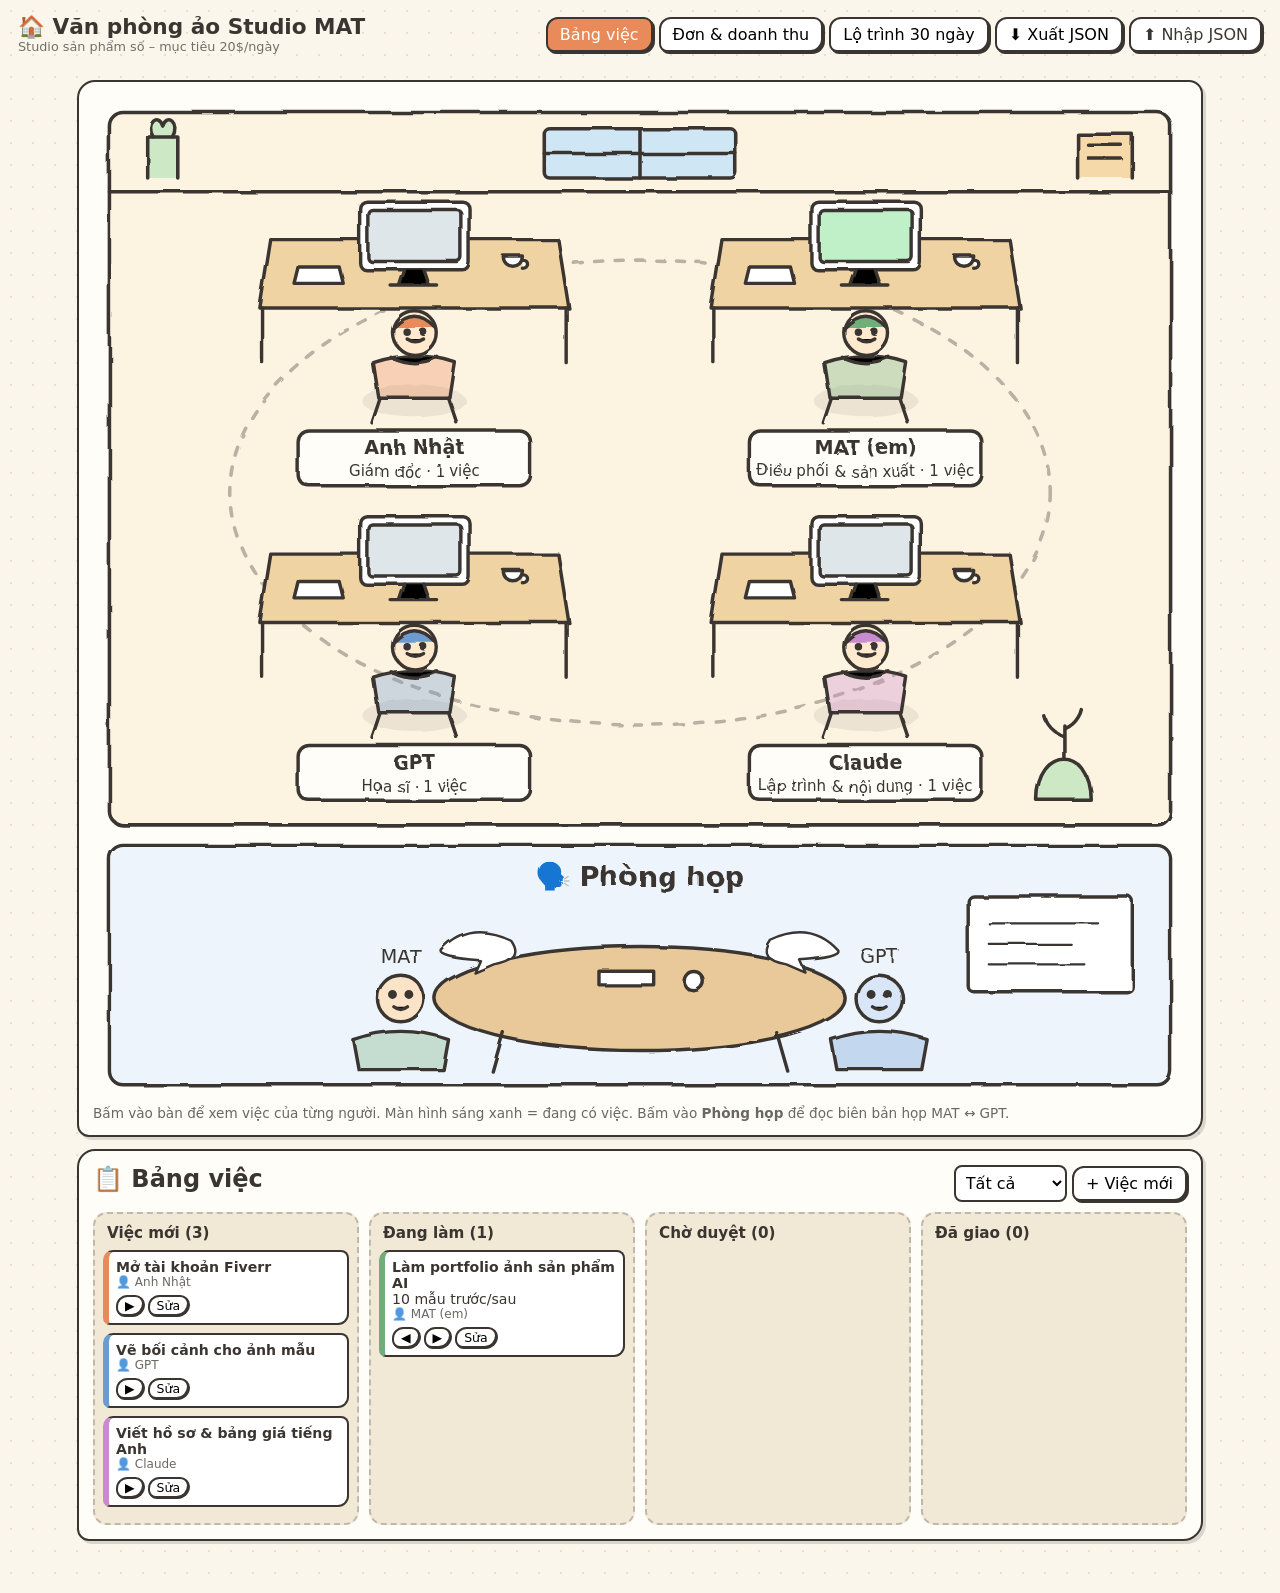
<file: congty/index.html>
<!DOCTYPE html>
<html lang="vi"><head><meta charset="utf-8"><meta name="viewport" content="width=device-width,initial-scale=1">
<title>Văn phòng ảo – Studio MAT</title>
<style>
:root{--ink:#3a3530;--paper:#fbf6ec;--soft:#f1e8d6;--accent:#e98a5b;--green:#6fae7a;--blue:#6c9bd2}
*{box-sizing:border-box}body{margin:0;font-family:"Segoe UI",system-ui,sans-serif;color:var(--ink);background:var(--paper);
background-image:radial-gradient(#e9dfcc 1px,transparent 1px);background-size:22px 22px}
header{padding:14px 18px;display:flex;flex-wrap:wrap;gap:10px;align-items:center;justify-content:space-between}
h1{font-size:1.35rem;margin:0}h1 small{font-weight:400;opacity:.7;font-size:.8rem;display:block}
nav{display:flex;gap:6px;flex-wrap:wrap}
button,.btn{font:inherit;border:2px solid var(--ink);background:#fff;border-radius:12px 9px 13px 8px;padding:6px 12px;cursor:pointer;box-shadow:2px 2px 0 var(--ink)}
button:active{transform:translate(1px,1px);box-shadow:1px 1px 0 var(--ink)}
button.on{background:var(--accent);color:#fff}
main{max-width:1150px;margin:0 auto;padding:0 12px 40px}
.card{background:#fffdf8;border:2px solid var(--ink);border-radius:18px 14px 20px 12px;padding:14px;margin:12px 0;box-shadow:3px 3px 0 #0002}
#office svg{width:100%;height:auto;display:block}
.desk{cursor:pointer}.desk:hover .top{fill:#f6dfb8}
.screen{fill:#dfe6ea;transition:fill .4s}.desk.active .screen{fill:#bff0c8;animation:glow 1.6s ease-in-out infinite}
@keyframes glow{50%{fill:#8fe3a0}}
.board{display:grid;grid-template-columns:repeat(4,1fr);gap:10px}
.col{background:var(--soft);border:2px dashed #0003;border-radius:14px;padding:8px;min-height:120px}
.col h3{margin:2px 4px 8px;font-size:.95rem}
.task{background:#fff;border:2px solid var(--ink);border-radius:10px 8px 11px 7px;padding:7px;margin-bottom:8px;font-size:.88rem}
.task .who{font-size:.75rem;opacity:.75}.task .act{display:flex;gap:4px;margin-top:6px;flex-wrap:wrap}
.task .act button{padding:1px 7px;font-size:.78rem;box-shadow:1px 1px 0 var(--ink)}
table{width:100%;border-collapse:collapse;font-size:.88rem}td,th{padding:6px;border-bottom:1px dashed #0003;text-align:left}
.stats{display:flex;gap:12px;flex-wrap:wrap;margin-bottom:10px}.stat{flex:1;min-width:140px;background:var(--soft);border-radius:12px;padding:10px}
.stat b{font-size:1.4rem;display:block}
.bar{height:18px;border:2px solid var(--ink);border-radius:10px;overflow:hidden;background:#fff}.bar i{display:block;height:100%;background:var(--green);transition:width .5s}
.week{margin:10px 0}.week h3{margin:4px 0}.week label{display:block;padding:4px 0}
input,select,textarea{font:inherit;border:2px solid var(--ink);border-radius:8px;padding:6px;width:100%;background:#fff}
dialog{border:2px solid var(--ink);border-radius:16px;background:var(--paper);max-width:420px;width:92%}
dialog label{display:block;margin:8px 0 2px;font-size:.85rem}
.row{display:flex;gap:8px;justify-content:flex-end;margin-top:12px;flex-wrap:wrap}
.hide{display:none}
@media(max-width:760px){.board{grid-template-columns:1fr 1fr}.hidem{display:none}}
@media(max-width:460px){.board{grid-template-columns:1fr}}
#meetRoom:hover rect{fill:#dcebfa}
#dlgMeet{max-width:900px;width:96%;padding:0}#dlgMeet .mh{position:sticky;top:0;background:var(--paper);padding:12px 16px;border-bottom:2px dashed #0003;display:flex;gap:8px;align-items:center;justify-content:space-between;flex-wrap:wrap;z-index:2}
#meetBody{padding:12px 16px;max-height:72vh;overflow:auto}
.sum{background:#fff6d8;border:2px solid var(--ink);border-radius:14px 10px 15px 9px;padding:10px 14px;margin-bottom:14px}.sum h4{margin:6px 0 2px}.sum ul,.sum ol{margin:2px 0;padding-left:20px}
.msg{display:flex;gap:8px;margin:12px 0;align-items:flex-start}.msg.gpt{flex-direction:row-reverse}
.av{flex:0 0 38px;height:38px;border-radius:50%;border:2px solid var(--ink);display:grid;place-items:center;font-size:.7rem;font-weight:700}
.msg.mat .av{background:#cfe9d4}.msg.gpt .av{background:#d4e2f5}
.bub{max-width:80%;border:2px solid var(--ink);padding:8px 12px;border-radius:14px 14px 14px 4px;font-size:.9rem;line-height:1.45;overflow-x:auto}
.msg.mat .bub{background:#eef8f0}.msg.gpt .bub{background:#eef3fb;border-radius:14px 14px 4px 14px}
.bub p{margin:4px 0}.bub table{margin:6px 0;background:#fff}.bub th{background:#f1e8d6}.bub td,.bub th{border:1px solid #0002}
.mlist button{display:block;width:100%;text-align:left;margin:6px 0}
</style></head><body>
<header><h1>🏠 Văn phòng ảo Studio MAT<small>Studio sản phẩm số – mục tiêu 20$/ngày</small></h1>
<nav><button data-tab="viec" class="on">Bảng việc</button><button data-tab="don">Đơn & doanh thu</button><button data-tab="lotrinh">Lộ trình 30 ngày</button><button id="exp">⬇ Xuất JSON</button><label class="btn">⬆ Nhập JSON<input id="imp" type="file" accept=".json" hidden></label></nav></header>
<main>
<section id="office" class="card">
<svg viewBox="0 0 800 735" aria-label="Văn phòng">
<defs><filter id="wob"><feTurbulence type="fractalNoise" baseFrequency="0.03" numOctaves="2" seed="3"/><feDisplacementMap in="SourceGraphic" scale="3.5"/></filter></defs>
<g filter="url(#wob)" fill="none" stroke="#3a3530" stroke-width="2.6" stroke-linecap="round" stroke-linejoin="round">
<rect x="12" y="12" width="776" height="521" rx="10" fill="#fdf3e1"/>
<path d="M12 70 H788" /><rect x="330" y="24" width="140" height="36" rx="4" fill="#cfe6f5"/><path d="M400 24v36M330 42h140"/>
<path d="M40 60v-30h22v30M44 30c-6-10 4-18 7-8 3-10 13-2 7 8" fill="#cde8c4"/>
<path d="M720 60v-32h40v32M728 36h24M728 46h24" fill="#f6d9a8"/>
<ellipse cx="400" cy="290" rx="300" ry="170" stroke-dasharray="6 9" opacity=".35"/>
<path d="M690 515c0-20 10-30 20-30s20 10 20 30z" fill="#cde8c4"/><path d="M710 485v-25m0 8c-12-4-14-14-14-14m14 8c10-4 12-14 12-14"/>
</g>
<g id="desks"></g>

<g id="meetRoom" style="cursor:pointer" filter="url(#wob)" stroke="#3a3530" stroke-width="2.5" stroke-linecap="round" stroke-linejoin="round">
<rect x="12" y="548" width="776" height="175" rx="10" fill="#eef4fb"/>
<text x="400" y="578" text-anchor="middle" font-size="20" fill="#3a3530" stroke="none" font-weight="700">🗣️ Phòng họp</text>
<rect x="640" y="585" width="120" height="70" rx="4" fill="#fff"/><path d="M655 605h80M655 620h60M655 635h70" stroke-width="1.6"/>
<ellipse cx="400" cy="660" rx="150" ry="38" fill="#e9c99a"/><path d="M300 685l-8 28M500 685l8 28"/>
<path d="M370 650h40v-10h-40z" fill="#fff"/><circle cx="440" cy="648" r="7" fill="#fff"/>
<path d="M190 690q35-12 70 0l-4 22h-62z" fill="#6fae7a55"/><circle cx="225" cy="660" r="17" fill="#fbe3c8"/>
<circle cx="219" cy="657" r="2" fill="#3a3530"/><circle cx="231" cy="657" r="2" fill="#3a3530"/><path d="M220 666q5 4 10 0"/>
<text x="225" y="634" text-anchor="middle" font-size="14" fill="#3a3530" stroke="none">MAT</text>
<path d="M540 690q35-12 70 0l-4 22h-62z" fill="#6c9bd255"/><circle cx="575" cy="660" r="17" fill="#d8e6f7"/>
<circle cx="569" cy="657" r="2" fill="#3a3530"/><circle cx="581" cy="657" r="2" fill="#3a3530"/><path d="M570 666q5 4 10 0"/>
<text x="575" y="634" text-anchor="middle" font-size="14" fill="#3a3530" stroke="none">GPT</text>
<path d="M255 625q20-22 50-8q10 14-12 18l-14 6 4-9q-30-2-28-7z" fill="#fff" stroke-width="1.8"/>
<path d="M545 625q-20-22-50-8q-10 14 12 18l14 6-4-9q30-2 28-7z" fill="#fff" stroke-width="1.8"/>
</g>
</svg>
<p style="margin:4px 0 0;font-size:.85rem;opacity:.75">Bấm vào bàn để xem việc của từng người. Màn hình sáng xanh = đang có việc. Bấm vào <b>Phòng họp</b> để đọc biên bản họp MAT ↔ GPT.</p>
</section>

<section id="tab-viec" class="card"><div class="row" style="justify-content:space-between;margin:0 0 10px"><h2 style="margin:0">📋 Bảng việc</h2><span><select id="filt" style="width:auto"></select> <button id="addTask">+ Việc mới</button></span></div><div class="board" id="board"></div></section>

<section id="tab-don" class="card hide"><div class="row" style="justify-content:space-between;margin:0 0 10px"><h2 style="margin:0">💵 Đơn hàng & doanh thu</h2><button id="addOrder">+ Đơn mới</button></div>
<div class="stats"><div class="stat">Hôm nay<b id="sToday">$0</b></div><div class="stat">7 ngày qua<b id="sWeek">$0</b></div><div class="stat">Tháng này<b id="sMonth">$0</b></div><div class="stat">TB/ngày tháng này<b id="sAvg">$0</b></div></div>
<p id="autoInfo" style="font-size:.8rem;opacity:.75;margin:6px 0">🤖 Đang tải doanh thu tự động…</p>
<div>Tiến độ hôm nay so với mục tiêu 20$: <span id="pct">0%</span></div><div class="bar"><i id="barI" style="width:0"></i></div>
<h3 style="margin:14px 0 4px">📈 30 ngày gần nhất (vạch đỏ = mục tiêu 20$/ngày)</h3><div id="chart" style="overflow-x:auto"></div>
<h3 style="margin:14px 0 4px">Theo nguồn (tháng này)</h3><div id="bySrc"></div>
<div style="overflow-x:auto;margin-top:12px"><table><thead><tr><th>Ngày</th><th>Khách</th><th>Nền tảng</th><th>Giá (USD)</th><th>Trạng thái</th><th></th></tr></thead><tbody id="orders"></tbody></table></div>
<p style="font-size:.8rem;opacity:.7">Doanh thu chỉ tính đơn ở trạng thái “Đã giao” hoặc “Đã nhận tiền”. Dòng 🤖 lấy tự động từ <code>data/revenue.json</code> (itch.io API / email thông báo); dòng tự nhập lưu trên trình duyệt này. Tiền Payoneer rút về không cộng vào doanh thu.</p></section>

<section id="tab-lotrinh" class="card hide"><h2 style="margin:0">🗺️ Lộ trình 30 ngày</h2><div class="bar" style="margin:10px 0"><i id="rmBar"></i></div><div id="roadmap"></div></section>
</main>

<dialog id="dlgTask"><form method="dialog"><h3 id="dtT">Việc</h3>
<label>Tên việc</label><input id="tTitle" required><label>Ghi chú</label><textarea id="tNote" rows="2"></textarea>
<label>Giao cho</label><select id="tWho"></select><label>Cột</label><select id="tCol"></select>
<div class="row"><button type="button" id="tDel" style="color:#b33">Xóa</button><button value="cancel" formnovalidate>Hủy</button><button id="tSave" value="ok">Lưu</button></div></form></dialog>
<dialog id="dlgOrder"><form method="dialog"><h3>Đơn hàng</h3>
<label>Khách hàng</label><input id="oClient" required><label>Nền tảng</label><select id="oPlat"><option>Fiverr</option><option>Upwork</option><option>Etsy</option><option>Gumroad</option><option>itch.io</option><option>Khác</option></select>
<label>Giá (USD)</label><input id="oPrice" type="number" step="0.01" min="0" required><label>Trạng thái</label><select id="oStat"><option>Đang làm</option><option>Đã giao</option><option>Đã nhận tiền</option><option>Hủy</option></select>
<label>Ngày</label><input id="oDate" type="date" required>
<div class="row"><button type="button" id="oDel" style="color:#b33">Xóa</button><button value="cancel" formnovalidate>Hủy</button><button id="oSave" value="ok">Lưu</button></div></form></dialog>
<dialog id="dlgMem"><h3 id="mTitle"></h3><p id="mRole" style="opacity:.75;margin-top:0"></p><div id="mList"></div><div class="row"><button onclick="dlgMem.close()">Đóng</button></div></dialog>

<dialog id="dlgMeet"><div class="mh"><b id="meetTitle">🗣️ Phòng họp</b><span><button id="meetBack" class="hide">← Danh sách</button> <button onclick="dlgMeet.close()">Đóng</button></span></div><div id="meetBody"></div></dialog>
<script>
const $=s=>document.querySelector(s),KEY='mat-congty-v1';
const MEM=[{id:'nhat',name:'Anh Nhật',role:'Giám đốc',desc:'Nhận việc, nói chuyện với khách, nhận tiền',c:'#e98a5b'},
{id:'mat',name:'MAT (em)',role:'Điều phối & sản xuất',desc:'Hoạt ảnh, video, VFX, ghép sản phẩm, kiểm tra chất lượng, viết tin nhắn tiếng Anh',c:'#6fae7a'},
{id:'gpt',name:'GPT',role:'Họa sĩ',desc:'Vẽ tay, ảnh tĩnh',c:'#6c9bd2'},
{id:'claude',name:'Claude',role:'Lập trình & nội dung',desc:'Viết code và nội dung',c:'#c98bd0'}];
const COLS=['Việc mới','Đang làm','Chờ duyệt','Đã giao'];
const RM=[['Tuần 1 – Dựng nền',['Làm portfolio (ảnh sản phẩm AI, video ngắn, VFX, mẫu dịch)','Hồ sơ & bảng giá tiếng Anh','Mở tài khoản Fiverr','Mở tài khoản Upwork','Mở tài khoản Etsy','Mở Payoneer / PayPal nhận tiền']],
['Tuần 2 – Mở bán',['Lên 3 gói dịch vụ trên Fiverr','Gửi 10 thư chào việc mỗi ngày trên Upwork','Đăng 10 file mẫu lên Etsy','Có 1–3 đơn đầu tiên']],
['Tuần 3 – Lấy đánh giá',['Giao nhanh, giao sớm','Xin đánh giá 5 sao từ khách','Đạt khoảng 10$/ngày']],
['Tuần 4 – Tối ưu',['Tăng giá dịch vụ đang chạy, bỏ cái không ra đơn','Đăng gói hiệu ứng VFX lên itch.io','Đạt 20$/ngày']]];
const today=()=>new Date().toLocaleDateString('sv');
let S=JSON.parse(localStorage.getItem(KEY)||'null')||{tasks:[
{id:1,title:'Làm portfolio ảnh sản phẩm AI',note:'10 mẫu trước/sau',who:'mat',col:1},
{id:2,title:'Mở tài khoản Fiverr',note:'',who:'nhat',col:0},
{id:3,title:'Vẽ bối cảnh cho ảnh mẫu',note:'',who:'gpt',col:0},
{id:4,title:'Viết hồ sơ & bảng giá tiếng Anh',note:'',who:'claude',col:0}],orders:[],road:{}};
const save=()=>{localStorage.setItem(KEY,JSON.stringify(S));render()};
const esc=s=>String(s).replace(/[&<>"]/g,c=>({'&':'&amp;','<':'&lt;','>':'&gt;','"':'&quot;'}[c]));
const mem=id=>MEM.find(m=>m.id===id)||MEM[0];
function deskSVG(m,i){const x=i%2?440:110,y=i<2?95:325;return `<g class="desk" data-id="${m.id}" filter="url(#wob)" stroke="#3a3530" stroke-width="2.5" stroke-linecap="round" stroke-linejoin="round" transform="translate(${x},${y})">
<ellipse cx="125" cy="128" rx="38" ry="12" fill="#0001" stroke="none"/>
<path d="M95 100q30-10 60 0l-4 26h-52z" fill="${m.c}55"/><path d="M100 126l-6 18M150 126l6 18"/>
<circle cx="125" cy="78" r="16" fill="#ffe9cf"/><path d="M110 74q15-16 30 0" fill="${m.c}"/><path d="M119 82q6 4 12 0"/><circle cx="119" cy="77" r="1.5" fill="#3a3530"/><circle cx="131" cy="77" r="1.5" fill="#3a3530"/>
<path d="M108 96q17 8 34 0" />
<path class="top" d="M20 10h210l8 50H12z" fill="#f0d3a3"/><path d="M14 60v40M236 60v40"/>
<rect x="85" y="-18" width="80" height="50" rx="5" fill="#fff"/><rect class="screen" x="91" y="-12" width="68" height="38" rx="3"/><path d="M118 32l-4 12h22l-4-12M108 44h34"/>
<path d="M40 30h30l3 12H37z" fill="#fff"/><path d="M190 22c0 10 14 10 14 0zM204 25c5 0 5 6 0 6" fill="#fff"/>
<rect x="40" y="150" width="170" height="40" rx="8" fill="#fffdf8"/>
<text x="125" y="167" text-anchor="middle" font-size="14" font-weight="700" fill="#3a3530" stroke="none">${esc(m.name)}</text>
<text x="125" y="183" text-anchor="middle" font-size="11" fill="#3a3530" stroke="none">${esc(m.role)} · <tspan class="cnt"></tspan></text></g>`}
function render(){
 $('#desks').innerHTML=MEM.map(deskSVG).join('');
 MEM.forEach(m=>{const g=document.querySelector(`.desk[data-id=${m.id}]`),a=S.tasks.filter(t=>t.who===m.id&&t.col<3).length,act=S.tasks.some(t=>t.who===m.id&&t.col===1);
  g.classList.toggle('active',act);g.querySelector('.cnt').textContent=a+' việc';g.onclick=()=>showMem(m)});
 const f=$('#filt').value;
 $('#board').innerHTML=COLS.map((c,ci)=>`<div class="col"><h3>${c} (${S.tasks.filter(t=>t.col===ci).length})</h3>${S.tasks.filter(t=>t.col===ci&&(!f||t.who===f)).map(t=>`<div class="task" style="border-left:6px solid ${mem(t.who).c}"><b>${esc(t.title)}</b>${t.note?`<div>${esc(t.note)}</div>`:''}<div class="who">👤 ${esc(mem(t.who).name)}</div><div class="act">${ci>0?`<button onclick="mv(${t.id},-1)">◀</button>`:''}${ci<3?`<button onclick="mv(${t.id},1)">▶</button>`:''}<button onclick="editTask(${t.id})">Sửa</button></div></div>`).join('')}</div>`).join('');
 const all=[...S.orders,...AUTO],ord=[...all].sort((a,b)=>b.date.localeCompare(a.date)),paid=o=>o.kind!=='payout'&&(o.status==='Đã giao'||o.status==='Đã nhận tiền');
 const d=today(),mo=d.slice(0,7),sum=f=>all.filter(o=>paid(o)&&f(o)).reduce((s,o)=>s+ +o.price,0),dAgo=n=>{const x=new Date();x.setDate(x.getDate()-n);return x.toLocaleDateString('sv')};
 const sT=sum(o=>o.date===d),sM=sum(o=>o.date.startsWith(mo)),sW=sum(o=>o.date>dAgo(7));
 $('#sToday').textContent='$'+sT.toFixed(2);$('#sWeek').textContent='$'+sW.toFixed(2)+' / $140';$('#sMonth').textContent='$'+sM.toFixed(2);$('#sAvg').textContent='$'+(sM/new Date().getDate()).toFixed(2);
 const p=Math.min(100,sT/20*100);$('#pct').textContent=Math.round(sT/20*100)+'%';$('#barI').style.width=p+'%';
 const days=[...Array(30)].map((_,i)=>dAgo(29-i)),vals=days.map(x=>sum(o=>o.date===x)),mx=Math.max(25,...vals),W=600,H=140,bw=W/30;
 $('#chart').innerHTML=`<svg viewBox="0 0 ${W} ${H+18}" style="width:100%;min-width:420px;font:10px sans-serif">${vals.map((v,i)=>`<rect x="${i*bw+2}" y="${H-v/mx*H}" width="${bw-4}" height="${v/mx*H}" fill="${v>=20?'#6fae7a':'#e9b35b'}"><title>${days[i]}: $${v.toFixed(2)}</title></rect>`).join('')}<line x1="0" x2="${W}" y1="${H-20/mx*H}" y2="${H-20/mx*H}" stroke="#d33" stroke-dasharray="4"/><text x="0" y="${H+14}">${days[0].slice(5)}</text><text x="${W}" y="${H+14}" text-anchor="end">${days[29].slice(5)}</text></svg>`;
 const src={};all.filter(o=>paid(o)&&o.date.startsWith(mo)).forEach(o=>{src[o.plat]=src[o.plat]||{n:0,v:0};src[o.plat].n++;src[o.plat].v+= +o.price});
 $('#bySrc').innerHTML=Object.keys(src).length?'<table><tr><th>Nguồn</th><th>Số đơn</th><th>USD</th></tr>'+Object.entries(src).sort((a,b)=>b[1].v-a[1].v).map(([k,v])=>`<tr><td>${esc(k)}</td><td>${v.n}</td><td>$${v.v.toFixed(2)}</td></tr>`).join('')+'</table>':'<p style="opacity:.6">Chưa có doanh thu tháng này.</p>';
 $('#orders').innerHTML=ord.length?ord.map(o=>`<tr><td>${o.date}</td><td>${o.auto?'🤖 ':''}${esc(o.client)}</td><td>${esc(o.plat)}</td><td>$${(+o.price).toFixed(2)}</td><td>${esc(o.status)}</td><td>${o.auto?'<small>tự động</small>':`<button onclick="editOrder(${o.id})">Sửa</button>`}</td></tr>`).join(''):'<tr><td colspan="6" style="opacity:.6">Chưa có đơn nào. Đơn đầu tiên sắp tới! 💪</td></tr>';
 let tot=0,dn=0;$('#roadmap').innerHTML=RM.map((w,wi)=>`<div class="week"><h3>${w[0]}</h3>${w[1].map((it,ii)=>{const k=wi+'-'+ii;tot++;if(S.road[k])dn++;return `<label><input type="checkbox" style="width:auto" ${S.road[k]?'checked':''} onchange="S.road['${k}']=this.checked;save()"> ${it}</label>`}).join('')}</div>`).join('');
 $('#rmBar').style.width=(dn/tot*100)+'%';
}
function showMem(m){$('#mTitle').textContent=m.name+' – '+m.role;$('#mRole').textContent=m.desc;
 const ts=S.tasks.filter(t=>t.who===m.id);$('#mList').innerHTML=ts.length?ts.map(t=>`<div class="task"><b>${esc(t.title)}</b><div class="who">${COLS[t.col]}</div></div>`).join(''):'<p>Chưa có việc nào.</p>';dlgMem.showModal()}
window.mv=(id,d)=>{const t=S.tasks.find(t=>t.id===id);t.col=Math.max(0,Math.min(3,t.col+d));save()};
let curT=null,curO=null;
window.editTask=id=>{curT=id?S.tasks.find(t=>t.id===id):null;$('#dtT').textContent=curT?'Sửa việc':'Việc mới';$('#tTitle').value=curT?.title||'';$('#tNote').value=curT?.note||'';$('#tWho').value=curT?.who||'mat';$('#tCol').value=curT?.col??0;$('#tDel').style.display=curT?'':'none';dlgTask.showModal()};
$('#tSave').onclick=e=>{if(!$('#tTitle').value.trim())return;const v={title:$('#tTitle').value.trim(),note:$('#tNote').value,who:$('#tWho').value,col:+$('#tCol').value};curT?Object.assign(curT,v):S.tasks.push({id:Date.now(),...v});save()};
$('#tDel').onclick=()=>{if(confirm('Xóa việc này?')){S.tasks=S.tasks.filter(t=>t!==curT);dlgTask.close();save()}};
window.editOrder=id=>{curO=id?S.orders.find(o=>o.id===id):null;$('#oClient').value=curO?.client||'';$('#oPlat').value=curO?.plat||'Fiverr';$('#oPrice').value=curO?.price??'';$('#oStat').value=curO?.status||'Đang làm';$('#oDate').value=curO?.date||today();$('#oDel').style.display=curO?'':'none';dlgOrder.showModal()};
$('#oSave').onclick=()=>{if(!$('#oClient').value.trim()||$('#oPrice').value==='')return;const v={client:$('#oClient').value.trim(),plat:$('#oPlat').value,price:+$('#oPrice').value,status:$('#oStat').value,date:$('#oDate').value||today()};curO?Object.assign(curO,v):S.orders.push({id:Date.now(),...v});save()};
$('#oDel').onclick=()=>{if(confirm('Xóa đơn này?')){S.orders=S.orders.filter(o=>o!==curO);dlgOrder.close();save()}};
$('#addTask').onclick=()=>editTask();$('#addOrder').onclick=()=>editOrder();
$('#tWho').innerHTML=MEM.map(m=>`<option value="${m.id}">${m.name}</option>`).join('');$('#tCol').innerHTML=COLS.map((c,i)=>`<option value="${i}">${c}</option>`).join('');
$('#filt').innerHTML='<option value="">Tất cả</option>'+MEM.map(m=>`<option value="${m.id}">${m.name}</option>`).join('');$('#filt').onchange=render;
document.querySelectorAll('nav [data-tab]').forEach(b=>b.onclick=()=>{document.querySelectorAll('nav [data-tab]').forEach(x=>x.classList.toggle('on',x===b));['viec','don','lotrinh'].forEach(t=>$('#tab-'+t).classList.toggle('hide',t!==b.dataset.tab))});
$('#exp').onclick=()=>{const a=document.createElement('a');a.href=URL.createObjectURL(new Blob([JSON.stringify(S,null,2)],{type:'application/json'}));a.download='congty-'+today()+'.json';a.click()};
$('#imp').onchange=e=>{const f=e.target.files[0];if(!f)return;f.text().then(t=>{try{const d=JSON.parse(t);if(!d.tasks||!d.orders)throw 0;d.road=d.road||{};S=d;save();alert('Đã nhập dữ liệu!')}catch{alert('File không hợp lệ')}});e.target.value=''};

// ===== Phòng họp: thêm cuộc họp = thả file .md vào meetings/ và thêm 1 dòng vào meetings/index.json =====
const MD=t=>{const L=t.split('\n');let o='',i=0;const inl=x=>esc(x).replace(/!\[([^\]]*)\]\(([^)\s]+)\)/g,(m,a,u)=>`<figure><img src="${/^https?:/.test(u)?u:'meetings/'+u}" alt="${a}" style="max-width:100%;border-radius:6px" loading="lazy"><figcaption><small>${a}</small></figcaption></figure>`).replace(/\[([^\]]+)\]\((https?:[^)\s]+)\)/g,'<a href="$2" target="_blank" rel="noopener">$1</a>').replace(/\*\*(.+?)\*\*/g,'<b>$1</b>').replace(/`(.+?)`/g,'<code>$1</code>');
while(i<L.length){const l=L[i];
 if(/^\s*\|/.test(l)&&L[i+1]&&/^\s*\|[\s:\-|]+\|\s*$/.test(L[i+1])){const row=r=>r.trim().replace(/^\||\|$/g,'').split('|').map(c=>inl(c.trim()));
  o+='<table><tr>'+row(l).map(c=>'<th>'+c+'</th>').join('')+'</tr>';i+=2;while(i<L.length&&/^\s*\|/.test(L[i])){o+='<tr>'+row(L[i]).map(c=>'<td>'+c+'</td>').join('')+'</tr>';i++}o+='</table>';continue}
 if(/^\s*[-*] /.test(l)){o+='<ul>';while(i<L.length&&/^\s*[-*] /.test(L[i])){o+='<li>'+inl(L[i].replace(/^\s*[-*] /,''))+'</li>';i++}o+='</ul>';continue}
 const h=l.match(/^(#{1,4}) (.*)/);if(h){o+=`<h${h[1].length+2}>${inl(h[2])}</h${h[1].length+2}>`;i++;continue}
 if(l.trim())o+='<p>'+inl(l)+'</p>';i++}return o};
let MEETS=[];
async function openMeetings(){dlgMeet.showModal();$('#meetBack').classList.add('hide');$('#meetTitle').textContent='🗣️ Phòng họp';$('#meetBody').innerHTML='Đang tải…';
 try{MEETS=await (await fetch('meetings/index.json?'+Date.now())).json()}catch{$('#meetBody').innerHTML='Chưa có cuộc họp.';return}
 $('#meetBody').innerHTML='<div class="mlist">'+MEETS.map((m,k)=>`<button data-k="${k}"><b>${esc(m.title)}</b><br><small>${esc(m.date)} · ${esc(m.people||'MAT ↔ GPT')}</small></button>`).join('')+'</div>';
 $('#meetBody').querySelectorAll('[data-k]').forEach(b=>b.onclick=()=>showMeeting(MEETS[b.dataset.k]))}
async function showMeeting(m){$('#meetBack').classList.remove('hide');$('#meetTitle').textContent='🗣️ '+m.title;$('#meetBody').innerHTML='Đang tải…';
 const t=await (await fetch('meetings/'+m.file+'?'+Date.now())).text();
 const turns=[];let head='';t.split('\n').forEach(l=>{const r=l.match(/^(MAT|GPT):\s?(.*)/);if(r)turns.push({who:r[1],txt:r[2]});else if(turns.length)turns[turns.length-1].txt+='\n'+l;else head+=l+'\n'});
 let h='';if(m.summary)h+='<div class="sum"><b>📝 Tóm tắt (tiếng Việt)</b>'+m.summary.map(s=>`<h4>${esc(s.h)}</h4>`+(s.ol?'<ol>':'<ul>')+s.items.map(x=>'<li>'+esc(x)+'</li>').join('')+(s.ol?'</ol>':'</ul>')).join('')+'</div>';
 h+=turns.map(x=>`<div class="msg ${x.who.toLowerCase()}"><div class="av">${x.who}</div><div class="bub">${MD(x.txt)}</div></div>`).join('');
 $('#meetBody').innerHTML=h;$('#meetBody').scrollTop=0}
$('#meetRoom').onclick=openMeetings;$('#meetBack').onclick=openMeetings;
if(location.hash==='#hop')openMeetings();
let AUTO=[];
fetch('data/revenue.json?'+Date.now()).then(r=>r.json()).then(j=>{AUTO=(j.orders||[]).map(o=>({auto:1,date:o.date,client:o.item||(o.via==='api'?'itch.io API':'email'),plat:o.source,price:o.amount,status:o.kind==='payout'?'Tiền về Payoneer':o.status,kind:o.kind}));
 $('#autoInfo').textContent=`🤖 Doanh thu tự động: ${AUTO.length} dòng · cập nhật lúc ${j.updated?new Date(j.updated).toLocaleString('vi-VN'):'chưa có'} · mục tiêu $${j.goal_per_day||20}/ngày`;render()})
 .catch(()=>{$('#autoInfo').textContent='🤖 Chưa có dữ liệu tự động – đang dùng số nhập tay.'});
render();
</script></body></html>
</file>
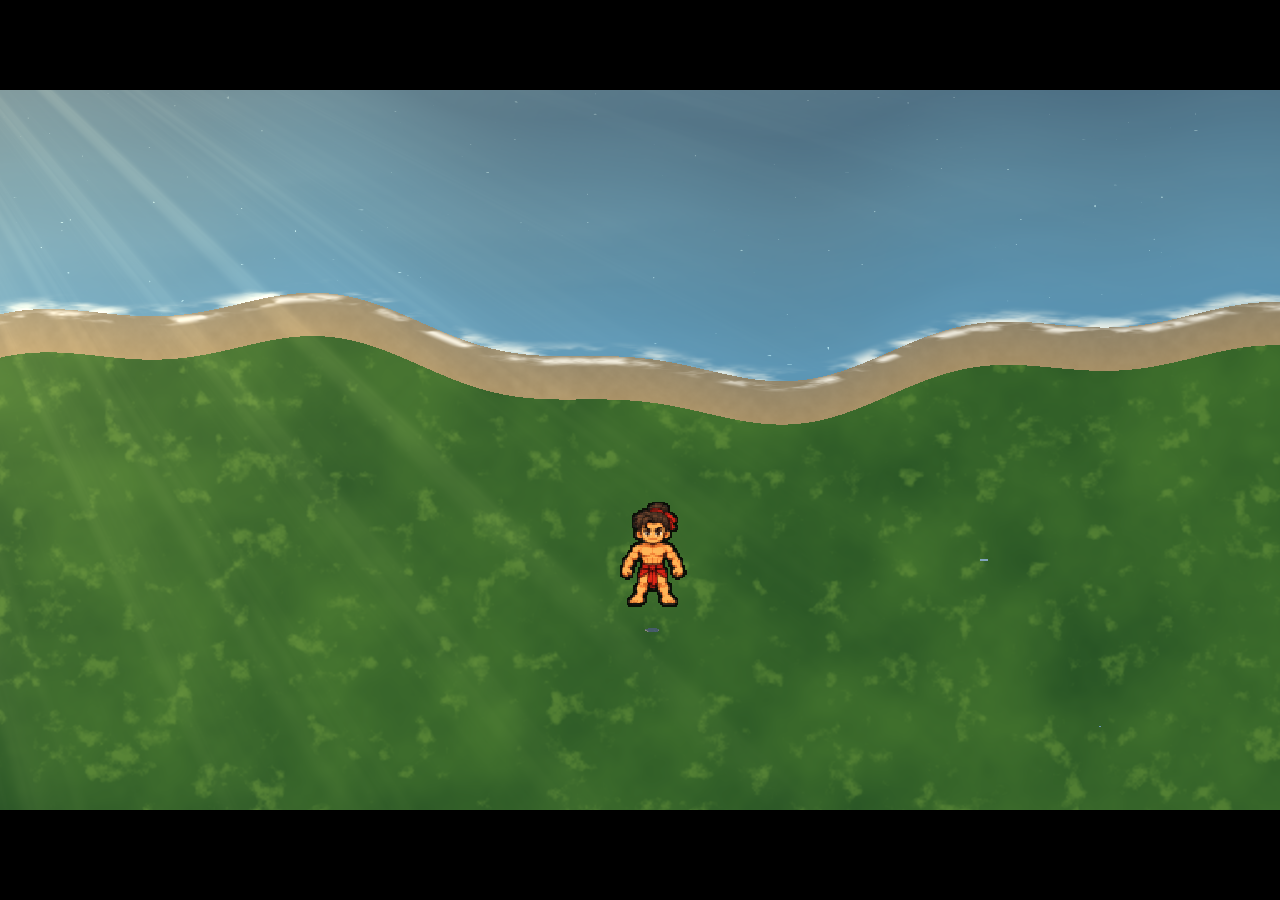
<file: mua/index.html>
<!DOCTYPE html>
<html lang="en">
	<head>
		<meta charset="utf-8">
		<meta name="viewport" content="width=device-width, user-scalable=no, initial-scale=1.0">
		<title>MAT Mua v5</title>
		<style>
html, body, #canvas {
	margin: 0;
	padding: 0;
	border: 0;
}

body {
	color: white;
	background-color: black;
	overflow: hidden;
	touch-action: none;
}

#canvas {
	display: block;
}

#canvas:focus {
	outline: none;
}

#status, #status-splash, #status-progress {
	position: absolute;
	left: 0;
	right: 0;
}

#status, #status-splash {
	top: 0;
	bottom: 0;
}

#status {
	background-color: #242424;
	display: flex;
	flex-direction: column;
	justify-content: center;
	align-items: center;
	visibility: hidden;
}

#status-splash {
	max-height: 100%;
	max-width: 100%;
	margin: auto;
}

#status-splash.show-image--false {
	display: none;
}

#status-splash.fullsize--true {
	height: 100%;
	width: 100%;
	object-fit: contain;
}

#status-splash.use-filter--false {
	image-rendering: pixelated;
}

#status-progress, #status-notice {
	display: none;
}

#status-progress {
	bottom: 10%;
	width: 50%;
	margin: 0 auto;
}

#status-notice {
	background-color: #5b3943;
	border-radius: 0.5rem;
	border: 1px solid #9b3943;
	color: #e0e0e0;
	font-family: 'Noto Sans', 'Droid Sans', Arial, sans-serif;
	line-height: 1.3;
	margin: 0 2rem;
	overflow: hidden;
	padding: 1rem;
	text-align: center;
	z-index: 1;
}
		</style>
		<link id="-gd-engine-icon" rel="icon" type="image/png" href="index.icon.png" />
<link rel="apple-touch-icon" href="index.apple-touch-icon.png"/>

	</head>
	<body>
		<canvas id="canvas">
			Your browser does not support the canvas tag.
		</canvas>

		<noscript>
			Your browser does not support JavaScript.
		</noscript>

		<div id="status">
			<img id="status-splash" class="show-image--true fullsize--true use-filter--true" src="index.png" alt="">
			<progress id="status-progress"></progress>
			<div id="status-notice"></div>
		</div>

		<script src="index.js"></script>
		<script>
const GODOT_CONFIG = {"args":[],"canvasResizePolicy":2,"emscriptenPoolSize":8,"ensureCrossOriginIsolationHeaders":true,"executable":"index","experimentalVK":false,"fileSizes":{"index.pck":161556,"index.wasm":38034280},"focusCanvas":true,"gdextensionLibs":[],"godotPoolSize":4};
const GODOT_THREADS_ENABLED = false;
const engine = new Engine(GODOT_CONFIG);

(function () {
	const statusOverlay = document.getElementById('status');
	const statusProgress = document.getElementById('status-progress');
	const statusNotice = document.getElementById('status-notice');

	let initializing = true;
	let statusMode = '';

	function setStatusMode(mode) {
		if (statusMode === mode || !initializing) {
			return;
		}
		if (mode === 'hidden') {
			statusOverlay.remove();
			initializing = false;
			return;
		}
		statusOverlay.style.visibility = 'visible';
		statusProgress.style.display = mode === 'progress' ? 'block' : 'none';
		statusNotice.style.display = mode === 'notice' ? 'block' : 'none';
		statusMode = mode;
	}

	function setStatusNotice(text) {
		while (statusNotice.lastChild) {
			statusNotice.removeChild(statusNotice.lastChild);
		}
		const lines = text.split('\n');
		lines.forEach((line) => {
			statusNotice.appendChild(document.createTextNode(line));
			statusNotice.appendChild(document.createElement('br'));
		});
	}

	function displayFailureNotice(err) {
		console.error(err);
		if (err instanceof Error) {
			setStatusNotice(err.message);
		} else if (typeof err === 'string') {
			setStatusNotice(err);
		} else {
			setStatusNotice('An unknown error occurred.');
		}
		setStatusMode('notice');
		initializing = false;
	}

	const missing = Engine.getMissingFeatures({
		threads: GODOT_THREADS_ENABLED,
	});

	if (missing.length !== 0) {
		if (GODOT_CONFIG['serviceWorker'] && GODOT_CONFIG['ensureCrossOriginIsolationHeaders'] && 'serviceWorker' in navigator) {
			let serviceWorkerRegistrationPromise;
			try {
				serviceWorkerRegistrationPromise = navigator.serviceWorker.getRegistration();
			} catch (err) {
				serviceWorkerRegistrationPromise = Promise.reject(new Error('Service worker registration failed.'));
			}
			// There's a chance that installing the service worker would fix the issue
			Promise.race([
				serviceWorkerRegistrationPromise.then((registration) => {
					if (registration != null) {
						return Promise.reject(new Error('Service worker already exists.'));
					}
					return registration;
				}).then(() => engine.installServiceWorker()),
				// For some reason, `getRegistration()` can stall
				new Promise((resolve) => {
					setTimeout(() => resolve(), 2000);
				}),
			]).then(() => {
				// Reload if there was no error.
				window.location.reload();
			}).catch((err) => {
				console.error('Error while registering service worker:', err);
			});
		} else {
			// Display the message as usual
			const missingMsg = 'Error\nThe following features required to run Godot projects on the Web are missing:\n';
			displayFailureNotice(missingMsg + missing.join('\n'));
		}
	} else {
		setStatusMode('progress');
		engine.startGame({
			'onProgress': function (current, total) {
				if (current > 0 && total > 0) {
					statusProgress.value = current;
					statusProgress.max = total;
				} else {
					statusProgress.removeAttribute('value');
					statusProgress.removeAttribute('max');
				}
			},
		}).then(() => {
			setStatusMode('hidden');
		}, displayFailureNotice);
	}
}());
		</script>
	</body>
</html>
</file>
